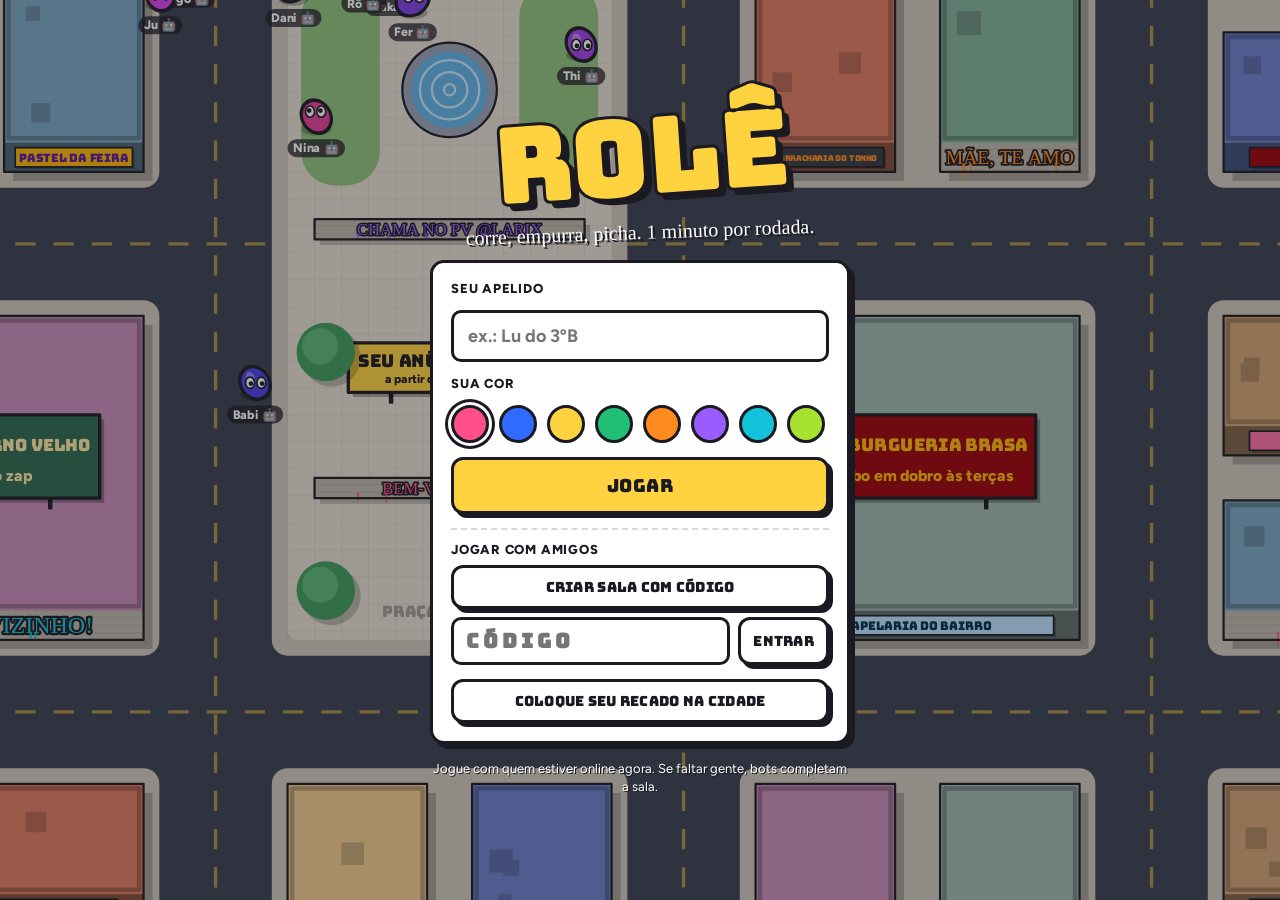
<file: role/public/index.html>
<!doctype html>
<html lang="pt-BR">
<head>
<meta charset="utf-8">
<meta name="viewport" content="width=device-width,initial-scale=1,viewport-fit=cover">
<meta name="description" content="Corre, empurra, picha. Party game de rodadas de 1 minuto, direto no navegador.">
<meta name="theme-color" content="#3b4152">
<meta property="og:type" content="website">
<meta property="og:url" content="https://role.close4us.com/">
<meta property="og:title" content="Rolê: corre, empurra, picha">
<meta property="og:description" content="Partidas de 1 minuto numa cidade cheia de muros pra pichar. Entra e chama a galera.">
<meta property="og:image" content="https://role.close4us.com/og.png">
<meta property="og:image:width" content="1200">
<meta property="og:image:height" content="630">
<meta name="twitter:card" content="summary_large_image">
<title>Rolê</title>
<link rel="icon" href="favicon.svg" type="image/svg+xml">
<link rel="preconnect" href="https://fonts.googleapis.com">
<link rel="preconnect" href="https://fonts.gstatic.com" crossorigin>
<link rel="stylesheet" href="https://fonts.googleapis.com/css2?family=Bungee&family=Figtree:wght@500;700;800&family=Permanent+Marker&display=swap">
<style>
/* Layout: canvas da cidade em tela cheia; HUD e telas como adesivos lambe-lambe colados por cima. Visual único (dia de sol no asfalto). */
:root{
  --ink:#1b1a22;
  --paper:#ffffff;
  --asphalt:#3b4152;
  --sun:#ffd23f;
  --pink:#ff4f8b;
  --sky:#2f6bff;
  --muted:#5d5a6b;
  --line:#d9d5e4;
  --display:'Bungee','Arial Black',Impact,sans-serif;
  --body:'Figtree',system-ui,-apple-system,'Segoe UI',sans-serif;
  --marker:'Permanent Marker','Comic Sans MS',cursive;
  color-scheme:light;
}
*,*::before,*::after{box-sizing:border-box}
html,body{height:100%;overflow:hidden}
body{margin:0;font-size:14px}
[hidden]{display:none!important}
:root{padding-top:env(safe-area-inset-top,0px);padding-bottom:env(safe-area-inset-bottom,0px)}
body{background:var(--asphalt);color:var(--ink);font-family:var(--body);-webkit-user-select:none;user-select:none;-webkit-tap-highlight-color:transparent;overscroll-behavior:none}
#cv{position:fixed;inset:0;width:100%;height:100%;display:block;touch-action:none}

/* ---------- adesivos ---------- */
.sticker{background:var(--paper);border:3px solid var(--ink);border-radius:14px;box-shadow:5px 5px 0 var(--ink)}
.btn{font-family:var(--display);font-size:18px;letter-spacing:.02em;border:3px solid var(--ink);border-radius:12px;padding:14px 18px;background:var(--sun);color:var(--ink);box-shadow:4px 4px 0 var(--ink);cursor:pointer;touch-action:manipulation;width:100%}
.btn:active{transform:translate(3px,3px);box-shadow:1px 1px 0 var(--ink)}
.btn:focus-visible,.chip:focus-visible,.swatch:focus-visible,.opt:focus-visible{outline:3px solid var(--sky);outline-offset:3px}
.btn.alt{background:var(--paper)}
.btn.pink{background:var(--pink);color:var(--paper)}
.btn.small{font-size:14px;padding:10px 12px}

/* ---------- telas ---------- */
.screen{position:fixed;inset:0;z-index:20;display:flex;align-items:center;justify-content:center;overflow-y:auto;
  padding-left:max(16px,env(safe-area-inset-left,0px));padding-right:max(16px,env(safe-area-inset-right,0px));
  padding-block:calc(16px + env(safe-area-inset-top,0px)) calc(16px + env(safe-area-inset-bottom,0px));
  background:rgba(27,26,34,.35)}
.panel{width:100%;max-width:420px;display:flex;flex-direction:column;gap:16px;margin:auto}
.logo{font-family:var(--display);font-size:clamp(64px,22vw,104px);line-height:.9;color:var(--sun);
  -webkit-text-stroke:3px var(--ink);text-shadow:6px 6px 0 var(--ink);transform:rotate(-4deg);text-align:center;margin:8px 0 0}
.tag{font-family:var(--marker);font-size:20px;color:var(--paper);text-align:center;transform:rotate(-2deg);text-shadow:2px 2px 0 var(--ink)}
.card{padding:18px;display:flex;flex-direction:column;gap:14px}
.card h2{font-family:var(--display);font-size:20px;margin:0;text-wrap:balance}
.card p{margin:0;line-height:1.45;color:var(--muted);font-size:15px}
label.lbl{font-weight:800;font-size:13px;letter-spacing:.06em;text-transform:uppercase}
input[type=text]{font:700 18px var(--body);padding:12px 14px;border:3px solid var(--ink);border-radius:10px;width:100%;background:#fff;color:var(--ink);-webkit-user-select:text;user-select:text}
input[type=text]:focus{outline:3px solid var(--sky);outline-offset:2px}
.swatches{display:flex;flex-wrap:wrap;gap:10px}
.swatch{width:38px;height:38px;border-radius:50%;border:3px solid var(--ink);cursor:pointer;padding:0}
.swatch[aria-pressed="true"]{box-shadow:0 0 0 3px var(--paper),0 0 0 6px var(--ink)}
.row{display:flex;gap:12px}
.row>*{flex:1;min-width:0}
.fine{font-size:13px;color:var(--paper);text-align:center;line-height:1.4;text-shadow:1px 1px 0 var(--ink);margin:0}

/* matchmaking */
.dots{display:grid;grid-template-columns:repeat(5,minmax(0,44px));justify-content:center;gap:10px}
.dots i{aspect-ratio:1;border-radius:50%;border:2px dashed var(--line)}
.dots i.on{border:2px solid var(--ink);animation:pop .2s ease-out}
.dots i.me{box-shadow:0 0 0 2px var(--paper),0 0 0 4px var(--ink)}
.mmRow{display:flex;justify-content:space-between;gap:8px;font-weight:800}
.mmRow span:first-child{min-width:0;overflow:hidden;text-overflow:ellipsis;white-space:nowrap;color:var(--muted)}
.mmRow b{font-family:var(--display);font-weight:400;font-size:18px}
.rank li.gap{background:none;justify-content:center;color:var(--muted);padding:0}
@keyframes pop{from{transform:scale(.85)}to{transform:scale(1)}}

/* resultados */
.rank{list-style:none;margin:0;padding:0;display:flex;flex-direction:column;gap:6px}
.rank li{display:flex;align-items:center;gap:10px;padding:8px 10px;border-radius:10px;font-weight:700;background:#f4f2f8}
.rank li.me{background:var(--sun);border:2px solid var(--ink)}
.rank .pos{font-family:var(--display);width:28px;text-align:center}
.rank .nm{flex:1;min-width:0;overflow:hidden;text-overflow:ellipsis;white-space:nowrap}
.rank .pts{font-family:var(--display);font-variant-numeric:tabular-nums}
.queue{display:flex;gap:10px;align-items:flex-start;padding:12px;border-radius:10px;background:#eef3ff;font-size:14px;line-height:1.4}
.queue b{font-weight:800}

/* anúncios */
.opts{display:flex;flex-direction:column;gap:8px}
.opt{display:flex;gap:12px;align-items:center;text-align:left;border:3px solid var(--ink);border-radius:12px;padding:10px 12px;background:#fff;cursor:pointer;font:inherit;color:var(--ink)}
.opt[aria-pressed="true"]{background:var(--sun);box-shadow:3px 3px 0 var(--ink)}
.opt .ot{flex:1;min-width:0}
.opt .ot b{display:block;font-size:16px}
.opt .ot span{font-size:13px;color:var(--muted)}
.opt[aria-pressed="true"] .ot span{color:var(--ink)}
.opt .price{font-family:var(--display);font-size:15px;white-space:nowrap}
#adPrev{width:100%;height:auto;aspect-ratio:2/1;max-width:100%;border:3px solid var(--ink);border-radius:10px;background:var(--asphalt);display:block}
.reach{display:flex;justify-content:space-between;gap:8px;font-size:14px;font-weight:700;flex-wrap:wrap}
.reach span:last-child{font-family:var(--display);font-variant-numeric:tabular-nums}
.ok{padding:12px;border-radius:10px;background:#e7f8ef;border:2px solid #1fbf75;font-size:14px;line-height:1.45}
.rules{font-size:12.5px;color:var(--muted);line-height:1.45;margin:0}

/* ---------- HUD ---------- */
#hud{position:fixed;inset:0;z-index:10;pointer-events:none}
.top{position:absolute;left:0;right:0;top:0;display:flex;align-items:flex-start;justify-content:space-between;gap:8px;
  padding-top:calc(10px + env(safe-area-inset-top,0px));padding-left:max(12px,env(safe-area-inset-left,0px));padding-right:max(12px,env(safe-area-inset-right,0px))}
.pill{background:var(--paper);border:3px solid var(--ink);border-radius:999px;padding:6px 12px;font-family:var(--display);font-size:13px;box-shadow:3px 3px 0 var(--ink);white-space:nowrap}
#timer{font-size:22px;padding:4px 12px;min-width:64px;text-align:center;font-variant-numeric:tabular-nums}
#timer.hot{background:var(--pink);color:var(--paper);animation:beat .5s infinite alternate}
@keyframes beat{to{transform:scale(1.08)}}
.side{display:flex;flex-direction:column;gap:8px;align-items:flex-start}
.side.r{align-items:flex-end}
#board{background:rgba(255,255,255,.92);border:3px solid var(--ink);border-radius:12px;padding:6px 8px;display:flex;flex-direction:column;gap:2px;min-width:150px;box-shadow:3px 3px 0 var(--ink)}
#board div{display:flex;gap:6px;align-items:center;font-weight:800;font-size:13px}
#board div.me{color:var(--sky)}
#board i{width:10px;height:10px;border-radius:50%;border:2px solid var(--ink);flex:none}
#board span{flex:1;min-width:0;overflow:hidden;text-overflow:ellipsis;white-space:nowrap;max-width:88px}
#board b{font-family:var(--display);font-weight:400;font-variant-numeric:tabular-nums}
#board .unit span{max-width:none;overflow:visible;flex:none}
#board .unit{gap:12px}
#board .unit{font-size:10px;color:var(--muted);letter-spacing:.06em;text-transform:uppercase;justify-content:space-between}
.watch{background:var(--ink);color:var(--paper);border-radius:999px;padding:5px 10px;font-weight:800;font-size:12px}
.reacts{position:absolute;right:calc(28px + env(safe-area-inset-right,0px));bottom:calc(140px + env(safe-area-inset-bottom,0px));display:flex;flex-direction:column;gap:8px;pointer-events:auto}
.chip{width:40px;height:40px;border-radius:50%;border:3px solid var(--ink);background:var(--paper);font-size:19px;cursor:pointer;box-shadow:2px 2px 0 var(--ink);padding:0;touch-action:manipulation}
.chip:active{transform:translate(2px,2px);box-shadow:none}
#mute{pointer-events:auto;font-size:15px}
#toast{position:absolute;left:50%;top:calc(186px + env(safe-area-inset-top,0px));transform:translateX(-50%) rotate(-2deg);max-width:calc(100% - 32px);
  font-family:var(--display);font-size:16px;text-align:center;background:var(--sun);border:3px solid var(--ink);border-radius:12px;padding:8px 14px;box-shadow:4px 4px 0 var(--ink);transition:opacity .25s,transform .25s}
#toast.off{opacity:0;transform:translateX(-50%) rotate(-2deg) translateY(-10px)}
#dash{position:absolute;right:calc(18px + env(safe-area-inset-right,0px));bottom:calc(26px + env(safe-area-inset-bottom,0px));width:96px;height:96px;border-radius:50%;
  border:4px solid var(--ink);background:conic-gradient(var(--pink) calc(var(--cd,1)*360deg),#c9c3d6 0);box-shadow:4px 4px 0 var(--ink);
  font-family:var(--display);font-size:13px;color:var(--paper);pointer-events:auto;touch-action:none;cursor:pointer;text-shadow:1px 1px 0 var(--ink)}
#dash:active{transform:translate(3px,3px);box-shadow:1px 1px 0 var(--ink)}
#hint{position:absolute;left:calc(22px + env(safe-area-inset-left,0px));bottom:calc(36px + env(safe-area-inset-bottom,0px));color:var(--paper);font-weight:800;font-size:13px;text-shadow:1px 1px 0 var(--ink);opacity:.9}

/* chat */
#feed{position:absolute;left:max(12px,env(safe-area-inset-left,0px));bottom:calc(70px + env(safe-area-inset-bottom,0px));width:min(60vw,260px);display:flex;flex-direction:column;gap:3px;pointer-events:none}
#feed div{background:rgba(27,26,34,.72);color:#fff;font-size:13px;font-weight:700;line-height:1.3;padding:4px 8px;border-radius:8px;overflow-wrap:anywhere}
#feed div.fila{opacity:.8;font-style:italic}
#feed b{font-weight:800}
#chatSheet{position:fixed;z-index:30;left:max(12px,env(safe-area-inset-left,0px));right:max(12px,env(safe-area-inset-right,0px));bottom:calc(12px + env(safe-area-inset-bottom,0px));max-width:460px;margin:0 auto;padding:14px;display:flex;flex-direction:column;gap:10px}
.sheetHead{display:flex;align-items:center;gap:8px}
.sheetHead b{font-family:var(--display);font-size:18px;font-weight:400;flex:1}
.sheetHead .btn{width:auto}
.quick{display:grid;grid-template-columns:repeat(2,minmax(0,1fr));gap:6px}
.quick button{font:800 14px var(--body);border:2px solid var(--ink);border-radius:10px;padding:9px 8px;background:#f4f2f8;color:var(--ink);cursor:pointer;touch-action:manipulation}
.quick button:active{background:var(--sun)}
#chatForm{gap:8px}
#chatForm input{font-size:16px;padding:10px 12px}
#chatForm .btn{flex:none;width:auto}

.next{margin:0;font-weight:800;text-align:center;font-variant-numeric:tabular-nums}
.screen.peek{background:none;align-items:flex-end;pointer-events:none}
.screen.peek .panel{pointer-events:auto;margin:0 auto}
.screen.peek .card{padding:14px;gap:8px}
body.spectating #dash,body.spectating #hint{display:none}

/* sala de amigos */
.friends{display:flex;flex-direction:column;gap:8px;padding-top:4px;border-top:2px dashed var(--line)}
.friends .lbl{font-weight:800;font-size:13px;letter-spacing:.06em;text-transform:uppercase;margin-top:8px}
#codeForm{gap:8px}
#codeForm input{font-family:var(--display);font-size:20px;letter-spacing:.2em;text-transform:uppercase;padding:8px 12px}
#codeForm .btn{flex:none;width:auto}
.codeRow{display:flex;align-items:center;gap:12px}
.code{flex:1;min-width:0;font-family:var(--display);font-size:clamp(30px,10vw,42px);letter-spacing:.14em;line-height:1}
.codeRow .btn{width:auto;flex:none}
.wait{margin:0;font-weight:700;color:var(--muted);line-height:1.4}

/* cartão de rodada */
#card{position:fixed;inset:0;z-index:15;display:flex;align-items:center;justify-content:center;pointer-events:none;
  padding-left:max(16px,env(safe-area-inset-left,0px));padding-right:max(16px,env(safe-area-inset-right,0px))}
#card .sticker{max-width:380px;width:100%;padding:18px;display:flex;flex-direction:column;gap:10px;text-align:center;transform:rotate(-1.5deg);animation:slap .35s cubic-bezier(.2,1.6,.4,1)}
@keyframes slap{from{transform:scale(1.5) rotate(4deg);opacity:0}to{transform:scale(1) rotate(-1.5deg);opacity:1}}
.eyebrow{font-weight:800;font-size:12px;letter-spacing:.12em;text-transform:uppercase;color:var(--muted)}
.mode{font-family:var(--display);font-size:30px;line-height:1;margin:0;text-wrap:balance}
.tip{font-size:16px;line-height:1.4;margin:0}
.sponsor{display:flex;align-items:center;justify-content:center;gap:8px;font-size:13px;color:var(--muted);font-weight:700;flex-wrap:wrap}
.brand{font-family:var(--display);font-size:13px;padding:4px 8px;border-radius:6px;border:2px solid var(--ink)}
.count{font-family:var(--display);font-size:56px;line-height:1;color:var(--pink);-webkit-text-stroke:2px var(--ink)}
.mini{list-style:none;margin:0;padding:0;display:flex;flex-direction:column;gap:4px;text-align:left}
.mini li{display:flex;gap:8px;font-weight:800}
.mini li span:last-child{margin-left:auto;font-family:var(--display);font-weight:400}

@media (prefers-reduced-motion:reduce){
  *{animation:none!important;transition:none!important}
}
</style>
</head>
<body>
<canvas id="cv" aria-label="Cidade do jogo Rolê"></canvas>

<div id="hud" hidden>
  <div class="top">
    <div class="side">
      <div class="pill" id="modeName">Batata Quente</div>
      <div id="board"></div>
    </div>
    <div class="pill" id="timer">60</div>
    <div class="side r">
      <div class="row" style="gap:6px;flex:none">
        <div class="pill" id="roundNo">1/3</div>
        <button class="chip" id="mute" aria-label="Ligar ou desligar som">🔊</button>
      </div>
      <div class="watch" id="watch">4 na fila</div>
    </div>
  </div>
  <div id="feed" hidden aria-live="polite"></div>
  <div class="reacts" aria-label="Chat e reações">
    <button class="chip" id="chatBtn" aria-label="Abrir chat">💬</button>
    <button class="chip" data-r="😂" aria-label="Rir">😂</button>
    <button class="chip" data-r="🔥" aria-label="Fogo">🔥</button>
    <button class="chip" data-r="😱" aria-label="Susto">😱</button>
  </div>
  <div id="toast" class="off"></div>
  <div id="hint">Arraste aqui pra andar</div>
  <button id="dash" aria-label="Empurrar">EMPURRA</button>
</div>

<div id="card" hidden></div>

<div id="chatSheet" class="sticker" hidden>
  <div class="sheetHead"><b id="chatTitle">Chat</b><button class="btn alt small" id="chatToggle" type="button">Esconder chat</button><button class="chip" id="chatClose" type="button" aria-label="Fechar chat">✕</button></div>
  <div class="quick" id="quick"></div>
  <form id="chatForm" class="row"><input type="text" id="chatIn" maxlength="60" placeholder="Escreva e manda…" autocomplete="off" aria-label="Mensagem"><button class="btn small" type="submit">Enviar</button></form>
  <p class="rules">Palavrões e links são bloqueados automaticamente.</p>
</div>

<!-- LOBBY -->
<section class="screen" id="lobby">
  <div class="panel">
    <h1 class="logo">ROLÊ</h1>
    <div class="tag">corre, empurra, picha. 1 minuto por rodada.</div>
    <div class="sticker card">
      <label class="lbl" for="nick">Seu apelido</label>
      <input type="text" id="nick" maxlength="12" placeholder="ex.: Lu do 3ºB" autocomplete="off">
      <label class="lbl">Sua cor</label>
      <div class="swatches" id="swatches"></div>
      <button class="btn" id="play">JOGAR</button>
      <div class="friends" id="friendsBox">
        <div class="lbl">Jogar com amigos</div>
        <button class="btn alt small" id="mkRoom">Criar sala com código</button>
        <form class="row" id="codeForm"><input type="text" id="codeIn" maxlength="5" placeholder="CÓDIGO" autocomplete="off" autocapitalize="characters" aria-label="Código da sala"><button class="btn alt small" type="submit">Entrar</button></form>
      </div>
      <button class="btn alt small" id="openAds">Coloque seu recado na cidade</button>
    </div>
    <p class="fine" id="lobbyNote">Jogue com quem estiver online agora. Se faltar gente, bots completam a sala.</p>
  </div>
</section>

<!-- MATCHMAKING -->
<section class="screen" id="match" hidden>
  <div class="panel">
    <div class="sticker card">
      <h2 id="mmTitle">Procurando sala…</h2>
      <div class="mmRow"><span id="mmLast">&nbsp;</span><span><b id="mmN">0</b>/<span id="mmT">15</span></span></div>
      <div class="dots" id="dots"></div>
      <p id="mmNote">Pouca gente online agora. Completamos a sala com bots, e eles saem quando alguém entra.</p>
    </div>
  </div>
</section>

<!-- RESULTADOS -->
<section class="screen" id="results" hidden>
  <div class="panel">
    <div class="sticker card">
      <div class="eyebrow">Fim da partida · 3 rodadas</div>
      <h2 id="resTitle">Você ficou em 2º</h2>
      <ol class="rank" id="rank"></ol>
      <div class="queue" id="queueBox"></div>
      <p class="next" id="resNext" hidden></p>
      <button class="btn" id="again">JOGAR DE NOVO</button>
      <div class="row">
        <button class="btn alt small" id="share">Chamar amigos</button>
        <button class="btn pink small" id="resAds">Seu recado aqui</button>
      </div>
      <button class="btn alt small" id="quit">Sair</button>
      <input type="text" id="shareTxt" readonly hidden aria-label="Texto pra compartilhar">
    </div>
  </div>
</section>

<!-- SALA DE AMIGOS -->
<section class="screen peek" id="friends" hidden>
  <div class="panel">
    <div class="sticker card">
      <div class="eyebrow">Sala dos amigos · passe o código</div>
      <div class="codeRow"><span class="code" id="fCode">-----</span><button class="btn small" id="fShare" type="button">Compartilhar</button></div>
      <p id="fPeople">Só você por enquanto.</p>
      <button class="btn pink" id="fStart" type="button">COMEÇAR PARTIDA</button>
      <p class="wait" id="fWait" hidden>Esperando quem criou a sala começar. Enquanto isso, dá pra andar pela cidade.</p>
      <input type="text" id="fShareTxt" readonly hidden aria-label="Convite pra copiar">
      <button class="btn alt small" id="fLeave" type="button">Sair da sala</button>
    </div>
  </div>
</section>

<!-- FILA -->
<section class="screen peek" id="queue" hidden>
  <div class="panel">
    <div class="sticker card">
      <div class="eyebrow" id="qEyebrow">Sala cheia</div>
      <h2 id="qTitle">Você é o 1º da fila</h2>
      <p id="qText">Enquanto espera, assista à partida, reaja e mande recado no chat.</p>
      <button class="btn alt small" id="qLeave">Sair da fila</button>
    </div>
  </div>
</section>

<!-- ANUNCIE -->
<section class="screen" id="ads" hidden>
  <div class="panel">
    <div class="sticker card">
      <div class="eyebrow">Anuncie no Rolê</div>
      <h2>Sua mensagem no meio da partida</h2>
      <div class="opts" id="opts">
        <button class="opt" data-k="muro" aria-pressed="true"><div class="ot"><b>Recado no muro</b><span>Aniversário, declaração, @ do seu perfil. Fica 24h no muro da praça.</span></div><div class="price">R$ 5</div></button>
        <button class="opt" data-k="outdoor" aria-pressed="false"><div class="ot"><b>Outdoor da praça</b><span>Para negócios. Imagem e frase no ponto mais visto do mapa, por 1 dia.</span></div><div class="price">R$ 49</div></button>
        <button class="opt" data-k="fachada" aria-pressed="false"><div class="ot"><b>Fachada da sua loja</b><span>Sua loja vira um prédio da cidade e o alvo do modo Corre Pra Loja. 1 semana.</span></div><div class="price">R$ 149</div></button>
      </div>
      <label class="lbl" for="adText" id="adLbl">Seu recado</label>
      <input type="text" id="adText" maxlength="24" placeholder="FELIZ NIVER, JU!" autocomplete="off">
      <label class="lbl">Cor</label>
      <div class="swatches" id="adSw"></div>
      <canvas id="adPrev" width="640" height="320" aria-label="Prévia do anúncio na cidade"></canvas>
      <div class="reach"><span>Visualizações estimadas no período</span><span id="reach">~16 mil</span></div>
      <p class="rules">Estimativa ilustrativa, considerando 2 mil partidas por dia. Tudo passa por moderação antes de aparecer. Proibido: ofensas, golpes, conteúdo adulto, apostas e política partidária.</p>
      <div class="ok" id="adOk" hidden></div>
      <button class="btn pink" id="adSend">ENVIAR PARA APROVAÇÃO</button>
      <button class="btn alt small" id="adBack">Voltar</button>
    </div>
  </div>
</section>

<script type="module" src="client.mjs"></script>
</body>
</html>
</file>
